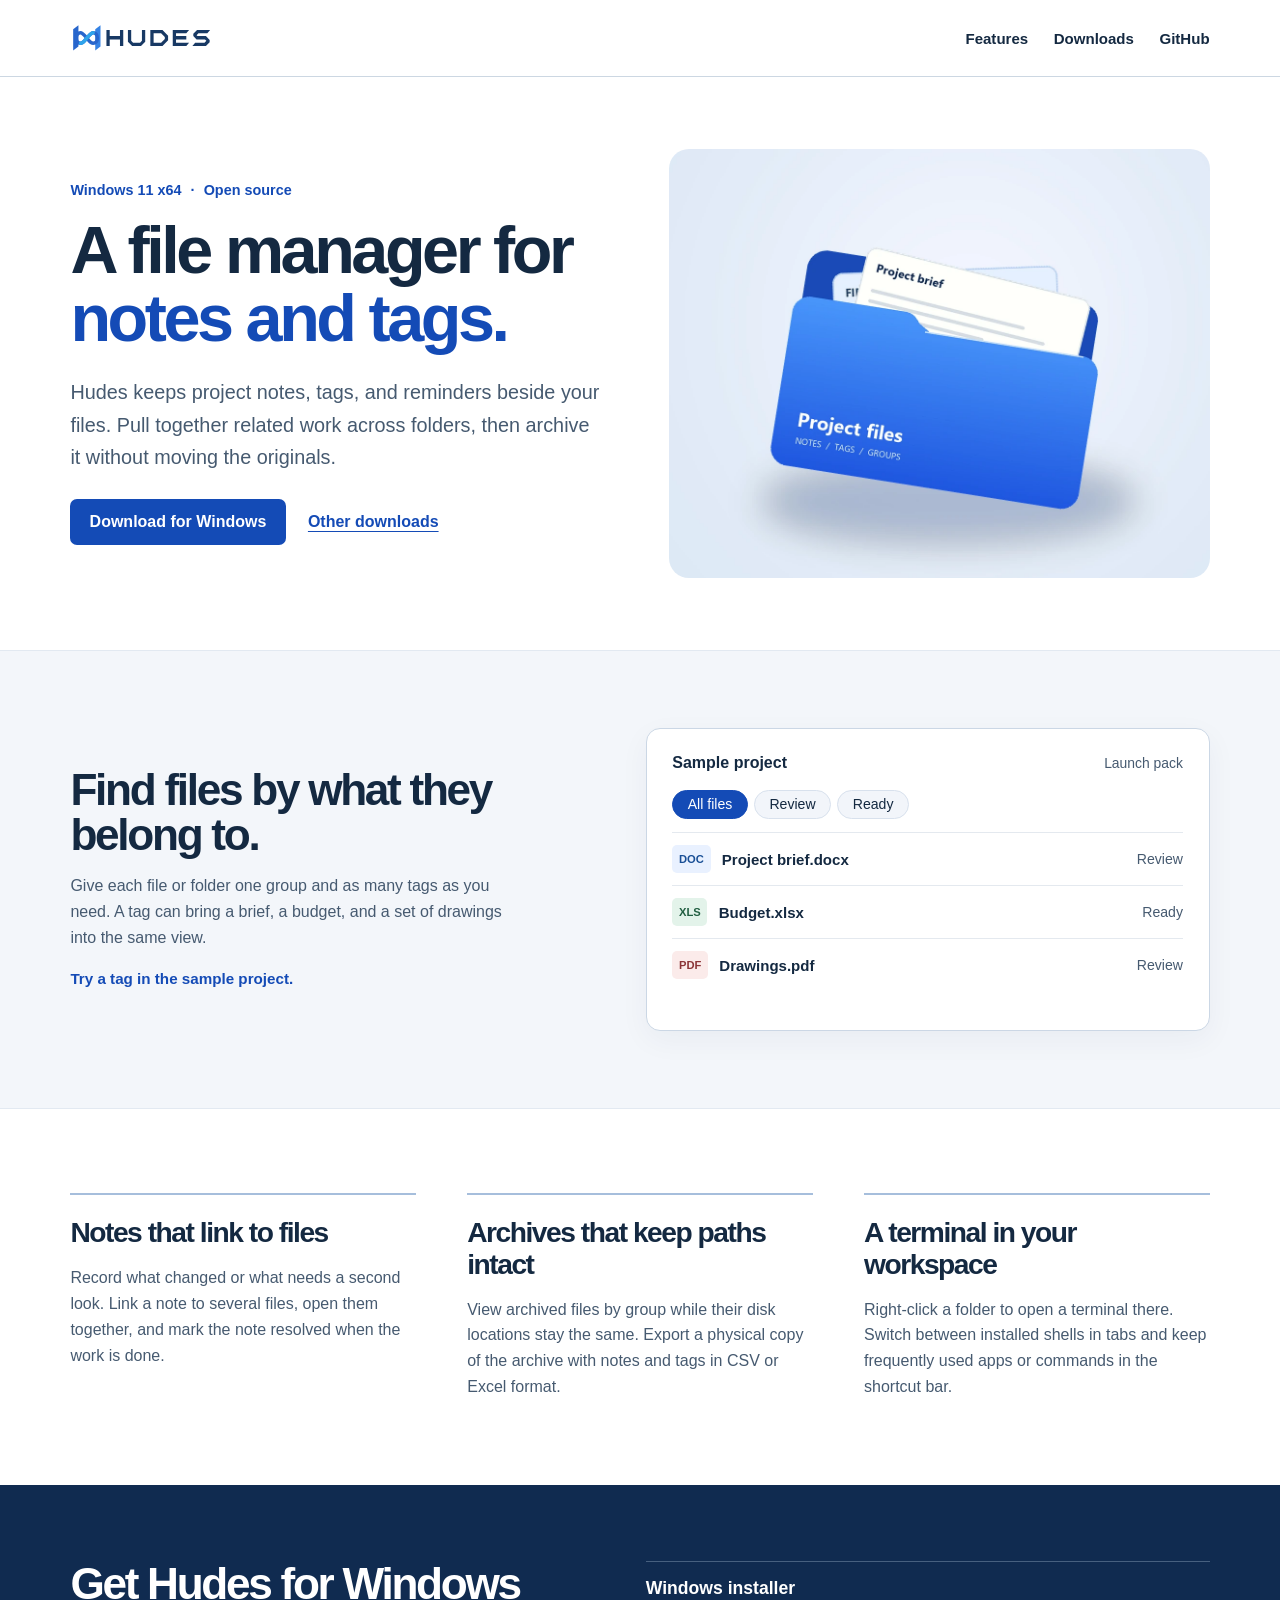
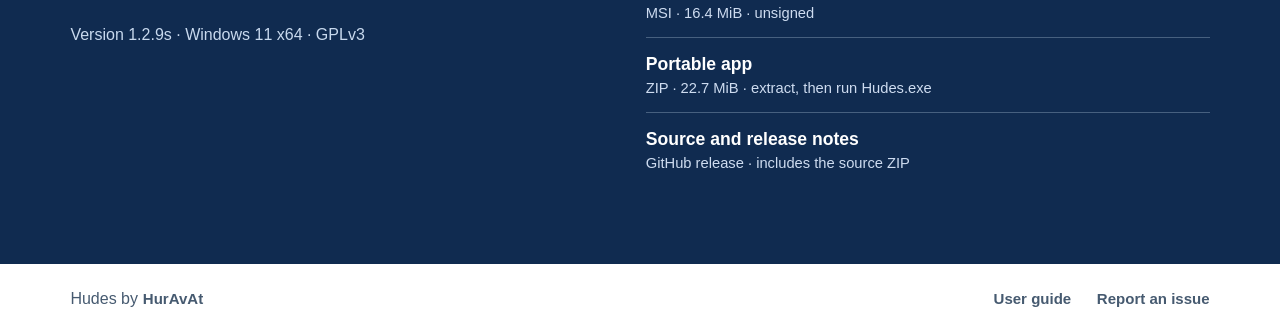
<file: docs/index.html>
<!doctype html>
<html lang="en">
<head>
  <meta charset="utf-8">
  <meta name="viewport" content="width=device-width,initial-scale=1">
  <title>Hudes – Windows File Manager and File Organizer with Tags and Notes</title>
  <meta name="description" content="Hudes is a free, open-source file manager for Windows 11. Tag files, attach notes, filter projects, and organize a virtual archive. Download the installer or portable ZIP.">
  <link rel="canonical" href="https://huravat.github.io/Hudes-1.2.9s/">
  <link rel="icon" type="image/svg+xml" href="hudes-mark.svg">
  <link rel="sitemap" type="application/xml" href="sitemap.xml">
  <meta property="og:type" content="website">
  <meta property="og:site_name" content="Hudes">
  <meta property="og:title" content="Hudes | A file manager for Windows 11">
  <meta property="og:description" content="Give files notes, tags, and a place in a virtual archive. Get the free desktop app as an installer or portable ZIP.">
  <meta property="og:url" content="https://huravat.github.io/Hudes-1.2.9s/">
  <meta property="og:image" content="https://huravat.github.io/Hudes-1.2.9s/hudes-social.png">
  <meta property="og:image:alt" content="Hudes file manager for Windows, illustrated with a blue project folder.">
  <meta property="og:image:width" content="1200"><meta property="og:image:height" content="630">
  <meta name="twitter:card" content="summary_large_image">
  <link rel="stylesheet" href="style.css">
  <script type="application/ld+json">
  {
    "@context": "https://schema.org",
    "@type": "SoftwareApplication",
    "name": "Hudes",
    "url": "https://huravat.github.io/Hudes-1.2.9s/",
    "description": "A desktop file manager and file organizer with notes, tags, virtual archives, and a tabbed terminal.",
    "applicationCategory": "UtilitiesApplication",
    "operatingSystem": "Windows 11 x64",
    "softwareVersion": "1.2.9s",
    "author": {"@type": "Person", "name": "HurAvAt", "url": "https://github.com/HurAvAt"},
    "downloadUrl": "https://github.com/HurAvAt/Hudes-1.2.9s/releases/download/v1.2.9s/Hudes-1.2.9s-donate-win-x64.msi",
    "license": "https://github.com/HurAvAt/Hudes-1.2.9s/blob/v1.2.9s/LICENSE",
    "offers": {"@type": "Offer", "price": "0", "priceCurrency": "USD"}
  }
  </script>
</head>
<body>
<a class="skip" href="#main">Skip to content</a>
<header><div class="shell nav"><a href="./" aria-label="Hudes home"><img src="hudes-logo.svg" alt="Hudes" width="142" height="34"></a><nav aria-label="Primary"><a href="#organize">Features</a><a href="#download">Downloads</a><a href="https://github.com/HurAvAt/Hudes-1.2.9s">GitHub</a></nav></div></header>
<main id="main">
  <section class="shell hero">
    <div class="intro">
      <p class="edition">Windows 11 x64 <span>·</span> Open source</p>
      <h1>A file manager for <em>notes and tags.</em></h1>
      <p class="lede">Hudes keeps project notes, tags, and reminders beside your files. Pull together related work across folders, then archive it without moving the originals.</p>
      <div class="actions"><a class="button primary" href="https://github.com/HurAvAt/Hudes-1.2.9s/releases/download/v1.2.9s/Hudes-1.2.9s-donate-win-x64.msi">Download for Windows</a><a class="textlink" href="#download">Other downloads</a></div>
    </div>
    <figure><img class="art" src="project-folder.webp" width="1120" height="890" alt="An illustrated blue project folder holding a brief and field notes."></figure>
  </section>
  <section class="band" id="organize"><div class="shell split">
    <div><h2>Find files by what they belong to.</h2><p>Give each file or folder one group and as many tags as you need. A tag can bring a brief, a budget, and a set of drawings into the same view.</p><p class="hint">Try a tag in the sample project.</p></div>
    <div class="demo"><div class="demotitle">Sample project <span>Launch pack</span></div>
      <div id="filters" aria-label="Filter example files" role="group" hidden><button type="button" data-tag="all" aria-pressed="true">All files</button><button type="button" data-tag="review" aria-pressed="false">Review</button><button type="button" data-tag="ready" aria-pressed="false">Ready</button></div>
      <ul id="examples"><li data-tag="review"><span class="doc">DOC</span><strong>Project brief.docx</strong><small>Review</small></li><li data-tag="ready"><span class="doc sheet">XLS</span><strong>Budget.xlsx</strong><small>Ready</small></li><li data-tag="review"><span class="doc pdf">PDF</span><strong>Drawings.pdf</strong><small>Review</small></li></ul>
      <span id="result" class="sr" role="status"></span>
    </div>
  </div></section>
  <section class="shell details" aria-label="More Hudes features">
    <article><h2>Notes that link to files</h2><p>Record what changed or what needs a second look. Link a note to several files, open them together, and mark the note resolved when the work is done.</p></article>
    <article><h2>Archives that keep paths intact</h2><p>View archived files by group while their disk locations stay the same. Export a physical copy of the archive with notes and tags in CSV or Excel format.</p></article>
    <article><h2>A terminal in your workspace</h2><p>Right-click a folder to open a terminal there. Switch between installed shells in tabs and keep frequently used apps or commands in the shortcut bar.</p></article>
  </section>
  <section id="download"><div class="shell download"><div><h2>Get Hudes for Windows</h2><p>Version 1.2.9s · Windows 11 x64 · GPLv3</p></div><div class="choices">
    <a href="https://github.com/HurAvAt/Hudes-1.2.9s/releases/download/v1.2.9s/Hudes-1.2.9s-donate-win-x64.msi"><b>Windows installer</b><span>MSI · 16.4 MiB · unsigned</span></a>
    <a href="https://github.com/HurAvAt/Hudes-1.2.9s/releases/download/v1.2.9s/Hudes-1.2.9s-donate-win-x64.zip"><b>Portable app</b><span>ZIP · 22.7 MiB · extract, then run Hudes.exe</span></a>
    <a href="https://github.com/HurAvAt/Hudes-1.2.9s/releases/tag/v1.2.9s"><b>Source and release notes</b><span>GitHub release · includes the source ZIP</span></a>
  </div></div></section>
</main>
<footer class="shell"><div>Hudes by <a href="https://github.com/HurAvAt">HurAvAt</a></div><div><a href="https://github.com/HurAvAt/Hudes-1.2.9s/blob/main/GUIDE.txt">User guide</a><a href="https://github.com/HurAvAt/Hudes-1.2.9s/issues">Report an issue</a></div></footer>
<script>
  const filters = document.querySelector('#filters');
  const buttons = Array.from(filters.querySelectorAll('button'));
  const files = Array.from(document.querySelectorAll('#examples li'));
  filters.hidden = false;
  filters.addEventListener('click', event => {
    const chosen = event.target.closest('button');
    if (!chosen) return;
    const tag = chosen.dataset.tag;
    buttons.forEach(button => button.setAttribute('aria-pressed', String(button === chosen)));
    files.forEach(file => { file.hidden = tag !== 'all' && file.dataset.tag !== tag; });
    const count = files.filter(file => !file.hidden).length;
    document.querySelector('#result').textContent = count + (count === 1 ? ' file shown' : ' files shown');
  });
</script>
</body>
</html>
</file>
<file: docs/style.css>
:root{color-scheme:light;--ink:#142941;--muted:#465a70;--blue:#144bb6;--line:#ccd7e2;font-family:Inter,"Segoe UI",sans-serif;color:var(--ink);background:#fff}
*{box-sizing:border-box}
body,figure,p,h1,h2,ul{margin:0}
.shell{width:min(1230px,89%);margin:auto}
a{color:inherit;text-underline-offset:.22em}
a:hover{text-decoration:underline}
a:focus-visible,button:focus-visible{outline:3px solid #f3a52a;outline-offset:4px}
.skip,.sr{position:absolute;width:1px;height:1px;overflow:hidden;clip-path:inset(50%)}
.skip:focus{clip-path:none;width:auto;height:auto;top:10px;left:10px;z-index:2;padding:.7rem;background:white}
header{border-bottom:1px solid var(--line)}
.nav,nav,footer,footer div,.actions{display:flex;align-items:center}
.nav,footer{justify-content:space-between}
.nav{min-height:76px;gap:1.25rem}
.nav img{display:block;max-width:100%;height:auto}
nav,footer div,.actions{gap:1.6rem}
nav a,footer a{font-size:.94rem;text-decoration:none;font-weight:600}
.hero{display:grid;grid-template-columns:1fr 1.02fr;gap:6%;align-items:center;padding:clamp(40px,5.6vw,83px) 0}
.edition{font-size:.9rem;font-weight:650;color:var(--blue);margin-bottom:1.2rem}
.edition span{margin:0 .32rem}
h1,h2{letter-spacing:-.052em;line-height:1.02}
h1{font-size:clamp(3rem,5.2vw,5rem);font-weight:660;max-width:11em}
h1 em{font-style:normal;color:var(--blue)}
.lede,.split p,.details p,.download p{color:var(--muted);line-height:1.62}
.lede{font-size:clamp(1.07rem,1.55vw,1.25rem);max-width:33em;margin:1.45rem 0 1.65rem}
.actions{flex-wrap:wrap;gap:1rem 1.4rem}
.button{padding:.86rem 1.2rem;border-radius:7px;font-weight:650;text-decoration:none}
.button:hover{text-decoration:none;background:#0a3d9d}
.primary{color:#fff;background:var(--blue)}
.textlink{font-weight:620;color:var(--blue)}
.art{display:block;width:100%;height:auto;border-radius:20px}
.band{background:#f3f6fa;border-block:1px solid #e2e9f1}
.split,.download{display:grid;grid-template-columns:.9fr 1.1fr;gap:10%;align-items:center;padding:clamp(44px,6vw,83px) 0}
h2{font-size:clamp(2rem,3.45vw,3.2rem);font-weight:640}
.split p,.details p,.download p{margin-top:1rem}
.split .hint{font-size:.95rem;color:var(--blue);font-weight:620}
.demo{background:white;border:1px solid #cbd7e5;border-radius:14px;padding:clamp(1.05rem,2vw,1.75rem);min-height:303px;box-shadow:0 9px 30px #1733540c}
.demotitle{font-weight:680;display:flex;align-items:baseline;justify-content:space-between;gap:.5rem}
.demotitle span{font-weight:500;color:var(--muted);font-size:.87rem}
#filters{display:flex;gap:.4rem;flex-wrap:wrap;margin:1.1rem 0 .85rem}
button{font:inherit;font-size:.88rem;color:var(--ink);background:#f2f5fa;border:1px solid #d8e1ed;border-radius:20px;padding:.34rem .9rem;cursor:pointer}
button[aria-pressed=true]{background:var(--blue);color:white;border-color:var(--blue)}
ul{padding:0;list-style:none}
li{border-top:1px solid #e4e9ef;display:flex;align-items:center;gap:.7rem;padding:.75rem 0}
li strong{font-size:.94rem;font-weight:600;overflow-wrap:anywhere}
li small{margin-left:auto;color:var(--muted);font-size:.88rem}
.doc{display:inline-block;color:#194f96;background:#e9f1ff;border-radius:5px;font:700 .7rem/2.5 "Segoe UI",sans-serif;padding:0 .42rem}
.sheet{background:#e3f3ea;color:#215e41}.pdf{background:#fbebea;color:#8b3437}
.details{display:grid;grid-template-columns:repeat(3,1fr);gap:4.5%;padding:clamp(45px,6.6vw,89px) 0}
.details article{border-top:2px solid #a6bedc;padding-top:1.4rem}
.details h2{font-size:clamp(1.5rem,2.2vw,2.1rem);line-height:1.12}
#download{background:#102b50;color:#fff}
.download{align-items:start}.download p{color:#c8d9ee}
.choices a{display:block;padding:1rem 0;border-top:1px solid #47607f;text-decoration:none}
.choices a:hover b{text-decoration:underline}.choices b,.choices span{display:block}
.choices b{font-size:1.1rem}.choices span{font-size:.92rem;color:#cedcf0;margin-top:.32rem}
footer{padding:1.65rem 0;gap:1rem;color:var(--muted)}footer div:first-child{gap:.3rem}
[hidden]{display:none!important}
@media(max-width:780px){.hero,.split,.download{grid-template-columns:1fr;gap:2rem}.hero{padding-top:2.7rem}.hero figure{max-width:600px}.art{max-height:345px;object-fit:contain;background:#e5eef8}.details{grid-template-columns:1fr;gap:1.7rem}.demo{min-height:290px}nav,footer div{gap:1rem}}
@media(max-width:460px){.shell{width:90%}.nav{min-height:62px}.nav img{width:100px}nav{gap:.75rem}nav a,footer a{font-size:.875rem}.hero h1{font-size:3.05rem}.split,.download{padding:2.6rem 0}footer{align-items:flex-start;flex-wrap:wrap}.action{gap:.8rem}.art{max-height:270px}}
</file>
